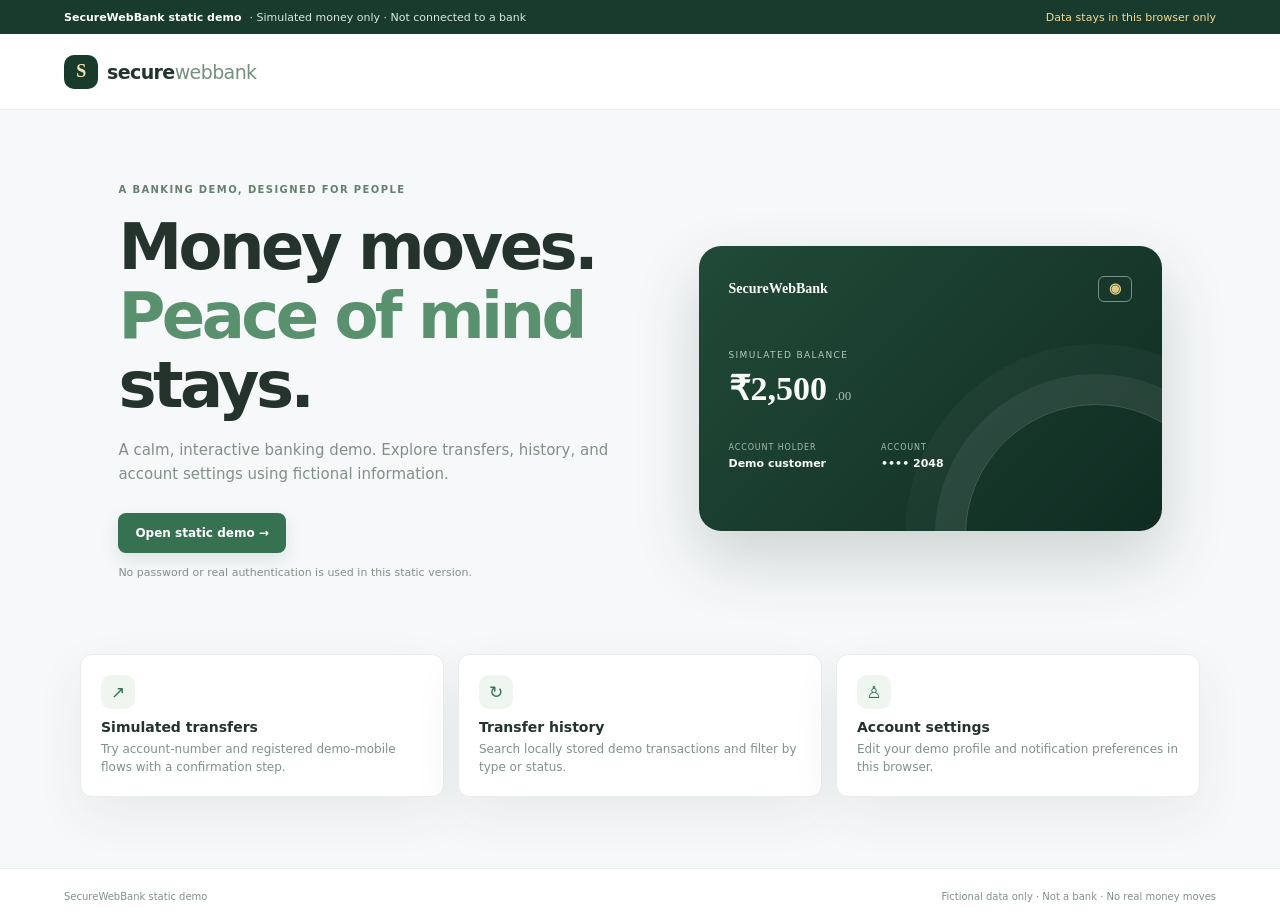
<file: index.html>
<!doctype html>
<html lang="en">
<head>
  <meta charset="utf-8">
  <meta name="viewport" content="width=device-width, initial-scale=1">
  <meta name="theme-color" content="#f7f8fa">
  <title>SecureWebBank · Static Demo</title>
  <style>
    :root{--ink:#24342d;--muted:#829087;--green:#367251;--deep:#183b2c;--line:#e9eeea;--soft:#f5f8f5;--white:#fff;--red:#aa5547;--gold:#d9b96e;--shadow:0 18px 50px #17392712}
    *{box-sizing:border-box}body{margin:0;background:#f7f8fa;color:var(--ink);font:14px 'DM Sans',Inter,system-ui,sans-serif}button,input,select{font:inherit}button{cursor:pointer}a{color:inherit;text-decoration:none}.notice{min-height:34px;padding:8px 5vw;background:#193b2d;color:#dce9df;font-size:11px;display:flex;align-items:center;gap:8px}.notice strong{color:#fff}.notice .warning{margin-left:auto;color:#f3d992}.topbar{height:76px;background:#fff;border-bottom:1px solid var(--line);padding:0 5vw;display:flex;align-items:center;gap:34px;position:sticky;top:0;z-index:4}.brand{font:800 19px Manrope,system-ui,sans-serif;letter-spacing:-.6px;display:flex;align-items:center;gap:9px;white-space:nowrap}.brand-mark{height:34px;width:34px;border-radius:10px;background:var(--deep);color:#f4e5b9;display:grid;place-items:center;font:800 18px Manrope}.brand-light{font-weight:500;color:#74907e}.nav{display:flex;gap:5px;align-items:center;flex:1}.nav button{border:0;background:transparent;color:#77877d;padding:11px 13px;border-radius:8px;font-size:12px}.nav button:hover,.nav button.active{background:#eff5ef;color:#2e6848}.user-head{margin-left:auto;display:flex;gap:10px;align-items:center}.avatar{width:34px;height:34px;border-radius:50%;background:#e6efe7;color:#477757;display:grid;place-items:center;font-weight:700}.user-name{font-size:12px;font-weight:700}.logout{border:1px solid #ebefeb;background:#fff;color:#728077;border-radius:8px;padding:8px 11px;font-size:11px}.wrap{width:min(1120px,92vw);margin:38px auto 60px;min-height:calc(100vh - 240px)}.eyebrow{color:#66806e;font-size:10px;font-weight:800;letter-spacing:.14em;text-transform:uppercase}.muted{color:var(--muted);line-height:1.6}.hero{display:grid;grid-template-columns:1fr .92fr;gap:6vw;align-items:center;min-height:480px;padding:20px 3vw}.hero h1{font:800 clamp(42px,5vw,68px)/1.08 Manrope,system-ui,sans-serif;letter-spacing:-.055em;margin:18px 0}.hero h1 em{font-style:normal;color:#59906d}.hero-copy p{font-size:15px;max-width:490px}.actions{display:flex;gap:12px;margin-top:27px;flex-wrap:wrap}.btn{border:0;border-radius:8px;background:var(--green);color:#fff;padding:13px 17px;font-weight:700;font-size:12px;box-shadow:0 7px 18px #36725125}.btn:hover{background:#2a6043}.btn.secondary{background:#eef4ef;color:#38694d;box-shadow:none}.btn.danger{background:#fff1ee;color:var(--red);box-shadow:none}.card-visual{background:linear-gradient(135deg,#214a38,#102c22);border-radius:22px;padding:30px;color:#f9fbf8;box-shadow:0 28px 65px #153b2b30;min-height:285px;position:relative;overflow:hidden}.card-visual:after{content:'';position:absolute;width:260px;height:260px;right:-65px;bottom:-135px;border:1px solid #ffffff30;border-radius:50%;box-shadow:0 0 0 30px #ffffff10,0 0 0 60px #ffffff08}.card-top,.balance-line,.card-bottom{display:flex;justify-content:space-between;align-items:center;position:relative;z-index:1}.card-top{font:700 14px Manrope}.chip{width:34px;height:26px;border:1px solid #ffffff70;border-radius:6px;display:grid;place-items:center;color:#e0c981}.card-label{margin-top:48px;color:#b7cbbd;font-size:9px;letter-spacing:.15em}.balance-line{justify-content:flex-start;align-items:baseline;gap:8px;margin:8px 0 35px;font:700 34px Manrope}.balance-line small{color:#adbfaf;font-size:13px;font-weight:500}.card-bottom{justify-content:flex-start;gap:55px}.card-bottom span{display:grid;gap:5px}.card-bottom small{font-size:8px;color:#a7bdac;letter-spacing:.11em}.card-bottom b{font-size:11px;font-weight:600}.features{display:grid;grid-template-columns:repeat(3,1fr);gap:14px;margin-top:26px}.feature,.panel,.stat{background:#fff;border:1px solid var(--line);border-radius:12px;box-shadow:var(--shadow)}.feature{padding:20px}.feature b{display:block;margin:10px 0 5px}.feature p{color:var(--muted);font-size:12px;line-height:1.5;margin:0}.feature-icon{width:34px;height:34px;display:grid;place-items:center;border-radius:10px;background:#eff5ef;color:var(--green);font-size:17px}.heading{display:flex;justify-content:space-between;align-items:flex-end;gap:20px;margin-bottom:22px}.heading h1{font:750 29px Manrope;margin:8px 0 4px;letter-spacing:-.04em}.heading p{margin:0;color:var(--muted);font-size:12px}.grid{display:grid;grid-template-columns:1.2fr .8fr;gap:16px}.stack{display:grid;gap:16px}.panel{padding:20px}.panel h2{font:700 16px Manrope;margin:0 0 5px}.panel-head{display:flex;justify-content:space-between;align-items:center;gap:15px;margin-bottom:17px}.panel-head p{font-size:11px;color:var(--muted);margin:0}.stats{display:grid;grid-template-columns:repeat(3,1fr);gap:12px;margin-bottom:16px}.stat{padding:17px}.stat small{display:block;color:var(--muted);font-size:10px}.stat strong{display:block;margin-top:8px;font:700 20px Manrope}.account-number{font:12px ui-monospace,Consolas,monospace;color:#53645a}.form{display:grid;gap:12px}.form label{display:grid;gap:6px;color:#506157;font-size:11px;font-weight:700}.form input,.form select{height:42px;border:1px solid #e1e8e2;border-radius:7px;padding:0 11px;color:var(--ink);background:#fff;outline:none}.form input:focus,.form select:focus{border-color:#73a086;box-shadow:0 0 0 3px #76a38a1a}.inline{display:grid;grid-template-columns:1fr 1fr;gap:12px}.tabs{display:flex;gap:5px;padding:4px;background:#f1f5f1;border-radius:9px;margin-bottom:17px}.tabs button{flex:1;border:0;border-radius:7px;background:transparent;padding:10px;color:#78867d;font-size:11px;font-weight:700}.tabs button.active{background:#fff;color:#285d47;box-shadow:0 2px 6px #193d2d12}.recipient{display:flex;justify-content:space-between;align-items:center;gap:10px;padding:12px;margin:8px 0;border:1px solid var(--line);border-radius:8px;background:#fafcf9}.recipient small{display:block;color:var(--muted);margin-top:3px}.badge{border-radius:15px;padding:5px 8px;background:#eef6ef;color:#437856;font-size:9px;font-weight:700}.toolbar{display:flex;gap:10px;align-items:end;margin:15px 0}.toolbar label{flex:1}.table-wrap{overflow:auto;border:1px solid var(--line);border-radius:9px}table{width:100%;border-collapse:collapse;min-width:740px;background:#fff}th,td{text-align:left;padding:12px;border-bottom:1px solid #eff2ef;font-size:10px}th{color:#7e8c83;font-size:9px;letter-spacing:.08em}td{color:#47574d}.mono{font-family:ui-monospace,Consolas,monospace}.status{font-size:9px;font-weight:700;color:var(--green)}.status.failed{color:var(--red)}.empty{padding:35px;text-align:center;color:var(--muted)}.notice-box{padding:12px 14px;background:#fff8e8;border:1px solid #f2e6c7;border-radius:8px;color:#826d3d;font-size:11px;line-height:1.5;margin:14px 0}.success-box{padding:12px 14px;background:#eef7ef;border:1px solid #e0eee0;border-radius:8px;color:#3c754d;font-size:12px;line-height:1.5;margin:12px 0}.hidden{display:none!important}.toggle{display:flex;justify-content:space-between;gap:12px;padding:13px 0;border-bottom:1px solid #eff2ef;font-size:12px}.toggle input{accent-color:var(--green)}.footer{border-top:1px solid var(--line);padding:22px 5vw;color:var(--muted);font-size:10px;display:flex;justify-content:space-between;gap:15px;background:#fff}.toast{position:fixed;right:20px;bottom:20px;padding:12px 16px;background:#173c2b;color:#fff;border-radius:9px;box-shadow:var(--shadow);z-index:10;font-size:12px}.dialog{position:fixed;inset:0;z-index:9;background:#14291f90;display:grid;place-items:center;padding:20px}.dialog-card{background:#fff;padding:24px;border-radius:13px;width:min(440px,100%);box-shadow:0 30px 80px #0003}.dialog-card h2{font:700 20px Manrope;margin-top:0}.confirm-row{display:flex;justify-content:space-between;border-bottom:1px solid var(--line);padding:9px 0;font-size:12px}.confirm-row b{text-align:right}
    @media(max-width:780px){.topbar{height:auto;min-height:68px;padding:12px 4vw;flex-wrap:wrap;gap:10px}.nav{order:3;flex-basis:100%;overflow:auto}.nav button{white-space:nowrap;padding:9px}.user-head{margin-left:auto}.wrap{margin-top:24px}.hero{grid-template-columns:1fr;gap:27px;padding:18px 0}.hero h1{font-size:48px}.card-visual{min-height:250px}.features,.stats{grid-template-columns:1fr}.grid{grid-template-columns:1fr}.heading{align-items:flex-start;flex-direction:column}.inline{grid-template-columns:1fr}.toolbar{align-items:stretch;flex-direction:column}.footer{flex-wrap:wrap}.notice{font-size:10px}.notice .warning{display:none}}
  </style>
</head>
<body>
  <div class="notice"><strong>SecureWebBank static demo</strong> · Simulated money only · Not connected to a bank <span class="warning">Data stays in this browser only</span></div>
  <header class="topbar">
    <a class="brand" href="#overview"><span class="brand-mark">S</span><span>secure<span class="brand-light">webbank</span></span></a>
    <nav id="nav" class="nav hidden" aria-label="Main navigation">
      <button data-page="overview" class="active">Overview</button><button data-page="transfer">Transfer</button><button data-page="history">Transfer history</button><button data-page="account">Personal account</button>
    </nav>
    <div id="user-head" class="user-head hidden"><span id="user-avatar" class="avatar">S</span><span id="user-name" class="user-name"></span><button id="logout" class="logout">Log out</button></div>
  </header>
  <main class="wrap">
    <section id="welcome">
      <div class="hero"><div class="hero-copy"><div class="eyebrow">A BANKING DEMO, DESIGNED FOR PEOPLE</div><h1>Money moves.<br><em>Peace of mind</em><br>stays.</h1><p class="muted">A calm, interactive banking demo. Explore transfers, history, and account settings using fictional information.</p><div class="actions"><button class="btn" id="start-demo">Open static demo <span>→</span></button><button class="btn secondary" id="continue-demo">Continue saved demo</button></div><p class="muted" style="font-size:11px">No password or real authentication is used in this static version.</p></div><div class="card-visual"><div class="card-top"><span>SecureWebBank</span><span class="chip">◉</span></div><div class="card-label">SIMULATED BALANCE</div><div class="balance-line">₹2,500<small>.00</small></div><div class="card-bottom"><span><small>ACCOUNT HOLDER</small><b>Demo customer</b></span><span><small>ACCOUNT</small><b>•••• 2048</b></span></div></div></div>
      <div class="features"><article class="feature"><span class="feature-icon">↗</span><b>Simulated transfers</b><p>Try account-number and registered demo-mobile flows with a confirmation step.</p></article><article class="feature"><span class="feature-icon">↻</span><b>Transfer history</b><p>Search locally stored demo transactions and filter by type or status.</p></article><article class="feature"><span class="feature-icon">♙</span><b>Account settings</b><p>Edit your demo profile and notification preferences in this browser.</p></article></div>
    </section>
    <section id="app" class="hidden">
      <section id="page-overview" class="page">
        <div class="heading"><div><div class="eyebrow">YOUR ACCOUNT, IN ONE PLACE</div><h1>Good to see you, <span id="greeting-name"></span>.</h1><p>Here’s your simulated account overview.</p></div><button class="btn" data-goto="transfer">Send money →</button></div>
        <div class="stats"><div class="stat"><small>AVAILABLE DEMO BALANCE</small><strong id="balance">₹0</strong></div><div class="stat"><small>DEMO ACCOUNT NUMBER</small><strong class="account-number" id="account-number"></strong></div><div class="stat"><small>LOCAL TRANSACTIONS</small><strong id="history-count">0</strong></div></div>
        <div class="grid"><section class="panel"><div class="panel-head"><div><h2>Recent activity</h2><p>Your latest browser-only demo records</p></div><button class="btn secondary" data-goto="history">View history</button></div><div id="recent-list"></div></section><section class="panel"><div class="panel-head"><div><h2>Quick money actions</h2><p>Simulated changes to this browser’s balance</p></div></div><form id="money-form" class="form"><label>Action<select name="kind"><option value="Deposit">Demo deposit</option><option value="Withdrawal">Demo withdrawal</option></select></label><label>Amount (₹)<input name="amount" type="number" min="1" step="0.01" required></label><label>Description<input name="description" maxlength="100" placeholder="Optional description"></label><button class="btn" type="submit">Record demo action</button></form></section></div>
      </section>
      <section id="page-transfer" class="page hidden">
        <div class="heading"><div><div class="eyebrow">MOVE MONEY SIMPLY</div><h1>Make a demo transfer</h1><p>Transfers change only your local browser demo balance; no other account is credited.</p></div><div class="badge" id="transfer-balance"></div></div>
        <div class="grid"><section class="panel"><div class="panel-head"><div><h2>Recipient details</h2><p>Confirm before recording the simulated transfer</p></div></div><div class="tabs"><button class="active" data-method="account">Account number</button><button data-method="mobile">Mobile number</button></div>
          <form id="transfer-form" class="form"><div id="account-fields"><div class="inline"><label>Receiver account number<input name="account" placeholder="SB-2048-1101" autocomplete="off"></label><label>Receiver name<input name="receiver" placeholder="Name on account" autocomplete="off"></label></div></div><div id="mobile-fields" class="hidden"><label>Registered demo mobile number<input name="mobile" placeholder="+919900000101" autocomplete="tel"></label><button class="btn secondary" type="button" id="verify-mobile">Verify demo recipient</button><div id="verified" class="success-box hidden"></div></div><label>Transfer amount (₹)<input name="amount" type="number" min="1" step="0.01" required></label><label>Description <span style="font-weight:400;color:var(--muted)">Optional</span><input name="description" maxlength="120" placeholder="What is this for?"></label><div id="transfer-message" aria-live="polite"></div><button class="btn" type="submit">Review transfer →</button></form>
        </section><aside class="panel"><div class="panel-head"><div><h2>Sample recipients</h2><p>Fictional static demo directory</p></div></div><div id="recipient-list"></div><div class="notice-box">This lookup list is bundled in the static page. It is not a verified bank directory.</div></aside></div>
      </section>
      <section id="page-history" class="page hidden">
        <div class="heading"><div><div class="eyebrow">YOUR ACCOUNT, IN MOTION</div><h1>Transfer history</h1><p>Search and filter transactions saved in this browser.</p></div></div>
        <section class="panel"><div class="toolbar form"><label>Search ID, name, or account<input id="history-search" placeholder="Search history"></label><div class="inline"><label>Type<select id="history-type"><option value="">All types</option><option>Transfer</option><option>Deposit</option><option>Withdrawal</option></select></label><label>Status<select id="history-status"><option value="">All statuses</option><option>Successful</option><option>Failed</option></select></label></div></div><div class="table-wrap"><table><thead><tr><th>TRANSACTION ID</th><th>SENDER</th><th>RECEIVER</th><th>AMOUNT</th><th>DATE &amp; TIME</th><th>STATUS</th><th>TYPE</th></tr></thead><tbody id="history-body"></tbody></table></div><div class="notice-box">No transactions are preloaded. Records you create stay in this browser only.</div></section>
      </section>
      <section id="page-account" class="page hidden">
        <div class="heading"><div><div class="eyebrow">PROFILE &amp; SETTINGS</div><h1>Personal account</h1><p>Manage the profile stored in this browser.</p></div><span class="badge">Static demo session</span></div>
        <div class="grid"><section class="panel"><div class="panel-head"><div><h2>Personal information</h2><p>Edit your local demo profile</p></div></div><form id="profile-form" class="form"><label>Full name<input name="name" maxlength="80" required></label><label>Email address<input name="email" type="email" required></label><label>Mobile number<input name="mobile" type="tel" maxlength="20"></label><button class="btn" type="submit">Save profile</button></form><div class="notice-box">Static demo authentication does not use or save passwords. Do not enter real personal or banking information.</div></section><section class="panel"><div class="panel-head"><div><h2>Account &amp; security</h2><p>Browser-only settings</p></div></div><p class="muted">Account number: <strong id="account-number-copy"></strong></p><p class="muted">Available balance: <strong id="account-balance"></strong></p><p class="toggle"><span>Email notifications</span><input type="checkbox" data-pref="email"></p><p class="toggle"><span>Transfer notifications</span><input type="checkbox" data-pref="transfer"></p><p class="toggle"><span>Security notifications</span><input type="checkbox" data-pref="security"></p><div class="notice-box">Password changes and secure session management require a backend; they are not provided by this static demo.</div></section></div>
      </section>
    </section>
  </main>
  <footer class="footer"><span>SecureWebBank static demo</span><span>Fictional data only · Not a bank · No real money moves</span></footer>
  <div id="toast" class="toast hidden" role="status" aria-live="polite"></div>
  <div id="dialog" class="dialog hidden" role="dialog" aria-modal="true" aria-labelledby="dialog-title"><div class="dialog-card"><h2 id="dialog-title">Confirm simulated transfer</h2><div id="confirm-details"></div><div class="actions"><button id="cancel-transfer" class="btn secondary">Go back</button><button id="confirm-transfer" class="btn">Confirm demo transfer</button></div><div class="notice-box">This records a simulated transaction in this browser only.</div></div></div>
  <script>
    const KEY='securewebbank-static-demo-v1';
    const RECIPIENTS=[
      {name:'Ava Bennett',account:'SB-2048-1101',mobile:'+919900000101'},
      {name:'Noah Williams',account:'SB-2048-1102',mobile:'+919900000102'},
      {name:'Mia Chen',account:'SB-2048-1103',mobile:'+919900000103'}
    ];
    const fresh=()=>({profile:null,balance:250000,account:'SB-2048-'+String(Math.floor(1000+Math.random()*9000)),transactions:[],prefs:{email:true,transfer:true,security:true}});
    let state; try{state=JSON.parse(localStorage.getItem(KEY))||fresh()}catch{state=fresh()}
    let method='account',verified=null,pending=null;
    const $=s=>document.querySelector(s), $$=s=>[...document.querySelectorAll(s)];
    const esc=s=>String(s??'').replace(/[&<>"']/g,c=>({'&':'&amp;','<':'&lt;','>':'&gt;','"':'&quot;',"'":'&#39;'}[c]));
    const money=cents=>'₹'+(cents/100).toLocaleString('en-IN',{minimumFractionDigits:2,maximumFractionDigits:2});
    const save=()=>localStorage.setItem(KEY,JSON.stringify(state));
    const toast=m=>{const t=$('#toast');t.textContent=m;t.classList.remove('hidden');setTimeout(()=>t.classList.add('hidden'),2800)};
    const today=()=>new Date().toISOString();
    const tx=(type,amount,sender,sa,receiver,ra,status='Successful',description='')=>({id:'SWB-'+Date.now().toString(36).toUpperCase()+'-'+Math.random().toString(36).slice(2,6).toUpperCase(),type,amount,sender,sa,receiver,ra,status,description,created:today()});
    const session=()=>sessionStorage.getItem('swb-static-session')==='1';
    function start(){if(!state.profile){const name=prompt('Enter a fictional name for this browser-only demo:');if(!name||!name.trim())return;state.profile={name:name.trim().slice(0,80),email:'',mobile:''};save()}sessionStorage.setItem('swb-static-session','1');render()}
    function render(){const active=!!state.profile&&session();$('#welcome').classList.toggle('hidden',active);$('#app').classList.toggle('hidden',!active);$('#nav').classList.toggle('hidden',!active);$('#user-head').classList.toggle('hidden',!active);if(!active){$('#continue-demo').classList.toggle('hidden',!state.profile);if(state.profile)$('#continue-demo').textContent='Continue as '+state.profile.name;return}
      $('#user-name').textContent=state.profile.name;$('#user-avatar').textContent=(state.profile.name[0]||'S').toUpperCase();$('#greeting-name').textContent=state.profile.name.split(' ')[0];$('#balance').textContent=money(state.balance);$('#account-number').textContent=state.account;$('#account-number-copy').textContent=state.account;$('#account-balance').textContent=money(state.balance);$('#history-count').textContent=state.transactions.length;$('#transfer-balance').textContent='Available '+money(state.balance);$('#profile-form [name=name]').value=state.profile.name;$('#profile-form [name=email]').value=state.profile.email||'';$('#profile-form [name=mobile]').value=state.profile.mobile||'';$$('[data-pref]').forEach(x=>x.checked=!!state.prefs[x.dataset.pref]);renderRecent();renderHistory();renderRecipients();}
    function go(page){$$('.page').forEach(p=>p.classList.add('hidden'));$('#page-'+page).classList.remove('hidden');$$('.nav button').forEach(b=>b.classList.toggle('active',b.dataset.page===page));if(page==='history')renderHistory();window.scrollTo({top:0,behavior:'smooth'})}
    function renderRecipients(){$('#recipient-list').innerHTML=RECIPIENTS.map(r=>`<div class="recipient"><span><strong>${esc(r.name)}</strong><small>${esc(r.account)} · ${esc(r.mobile)}</small></span><span class="badge">Sample</span></div>`).join('')}
    function renderRecent(){const rows=state.transactions.slice(0,4);$('#recent-list').innerHTML=rows.length?rows.map(t=>`<div class="recipient"><span><strong>${esc(t.type)} · ${esc(t.receiver)}</strong><small>${esc(t.id)} · ${new Date(t.created).toLocaleString()}</small></span><b>${t.type==='Withdrawal'||(t.type==='Transfer'&&t.sender===state.profile.name)?'−':'+'}${money(t.amount)}</b></div>`).join(''):'<div class="empty">No activity yet. Your demo records will appear here.</div>'}
    function renderHistory(){const q=($('#history-search')?.value||'').toLowerCase(),type=$('#history-type')?.value||'',status=$('#history-status')?.value||'';const list=state.transactions.filter(t=>(!type||t.type===type)&&(!status||t.status===status)&&(!q||[t.id,t.sender,t.sa,t.receiver,t.ra,t.description].join(' ').toLowerCase().includes(q)));$('#history-body').innerHTML=list.length?list.map(t=>`<tr><td class="mono">${esc(t.id)}</td><td>${esc(t.sender)}<br><span class="muted">${esc(t.sa)}</span></td><td>${esc(t.receiver)}<br><span class="muted">${esc(t.ra)}</span></td><td>${money(t.amount)}</td><td>${new Date(t.created).toLocaleString()}</td><td><span class="status ${t.status==='Failed'?'failed':''}">${esc(t.status)}</span></td><td>${esc(t.type)}</td></tr>`).join(''):'<tr><td colspan="7"><div class="empty">No matching transfer history.</div></td></tr>'}
    function setMethod(m){method=m;verified=null;$('#account-fields').classList.toggle('hidden',m!=='account');$('#mobile-fields').classList.toggle('hidden',m!=='mobile');$('#verified').classList.add('hidden');$$('[data-method]').forEach(b=>b.classList.toggle('active',b.dataset.method===m));$('#transfer-message').textContent=''}
    function findRecipient(){if(method==='account'){const acc=$('#transfer-form [name=account]').value.trim().toUpperCase(),name=$('#transfer-form [name=receiver]').value.trim().toLowerCase();return RECIPIENTS.find(r=>r.account.toUpperCase()===acc&&r.name.toLowerCase()===name)||null}const raw=$('#transfer-form [name=mobile]').value.trim().replace(/[\s()-]/g,''),digits=raw.startsWith('+')?raw:'+'+raw;return /^\+[1-9]\d{7,14}$/.test(digits)?RECIPIENTS.find(r=>r.mobile===digits)||null:null}
    function prepare(e){e.preventDefault();const r=findRecipient(),amount=Math.round(Number(new FormData(e.target).get('amount'))*100),msg=$('#transfer-message');if(!r){msg.className='notice-box';msg.textContent=method==='mobile'?'No matching registered demo mobile. Verify a sample mobile from the list.':'Account number and account holder name did not match a sample recipient.';return}if(!Number.isFinite(amount)||amount<=0){msg.className='notice-box';msg.textContent='Enter an amount greater than zero.';return}if(r.account===state.account){msg.className='notice-box';msg.textContent='Choose a different recipient account.';return}pending={recipient:r,amount,description:new FormData(e.target).get('description').trim()};$('#confirm-details').innerHTML=`<div class="confirm-row"><span>To</span><b>${esc(r.name)}</b></div><div class="confirm-row"><span>Account</span><b>${esc(r.account)}</b></div><div class="confirm-row"><span>Amount</span><b>${money(amount)}</b></div><div class="confirm-row"><span>Description</span><b>${esc(pending.description||'—')}</b></div><div class="confirm-row"><span>Balance after</span><b>${money(state.balance-amount)}</b></div>`;$('#dialog').classList.remove('hidden')}
    function complete(){if(!pending)return;let t;if(pending.amount>state.balance){t=tx('Transfer',pending.amount,state.profile.name,state.account,pending.recipient.name,pending.recipient.account,'Failed',pending.description);state.transactions.unshift(t);save();$('#dialog').classList.add('hidden');pending=null;render();toast('Transfer failed: insufficient demo balance.');return}state.balance-=pending.amount;t=tx('Transfer',pending.amount,state.profile.name,state.account,pending.recipient.name,pending.recipient.account,'Successful',pending.description);state.transactions.unshift(t);save();$('#dialog').classList.add('hidden');pending=null;$('#transfer-form').reset();setMethod('account');render();toast('Simulated transfer recorded successfully.')}
    $('#start-demo').addEventListener('click',start);$('#continue-demo').addEventListener('click',()=>{sessionStorage.setItem('swb-static-session','1');render()});$('#logout').addEventListener('click',()=>{if(confirm('Log out of this browser-only demo?')){sessionStorage.removeItem('swb-static-session');render()}});$$('[data-page]').forEach(b=>b.addEventListener('click',()=>go(b.dataset.page)));$$('[data-goto]').forEach(b=>b.addEventListener('click',()=>go(b.dataset.goto)));$$('[data-method]').forEach(b=>b.addEventListener('click',()=>setMethod(b.dataset.method)));$('#verify-mobile').addEventListener('click',()=>{const r=findRecipient();verified=r;$('#verified').classList.remove('hidden');$('#verified').textContent=r?`Verified demo recipient: ${r.name} · ${r.account}`:'No match in the sample demo directory.'});$('#transfer-form').addEventListener('submit',prepare);$('#confirm-transfer').addEventListener('click',complete);$('#cancel-transfer').addEventListener('click',()=>$('#dialog').classList.add('hidden'));$('#dialog').addEventListener('click',e=>{if(e.target.id==='dialog')$('#dialog').classList.add('hidden')});$('#history-search').addEventListener('input',renderHistory);$('#history-type').addEventListener('change',renderHistory);$('#history-status').addEventListener('change',renderHistory);
    $('#money-form').addEventListener('submit',e=>{e.preventDefault();const f=new FormData(e.target),amount=Math.round(Number(f.get('amount'))*100),kind=f.get('kind');if(!Number.isFinite(amount)||amount<=0)return toast('Enter a valid amount.');if(kind==='Withdrawal'&&amount>state.balance){state.transactions.unshift(tx(kind,amount,state.profile.name,state.account,'Cash withdrawal','—','Failed',f.get('description')));save();render();return toast('Withdrawal failed: insufficient demo balance.')}state.balance+=kind==='Deposit'?amount:-amount;state.transactions.unshift(tx(kind,amount,kind==='Deposit'?'Demo deposit service':state.profile.name,kind==='Deposit'?'—':state.account,state.profile.name,kind==='Deposit'?state.account:'—','Successful',f.get('description')));save();e.target.reset();render();toast('Demo balance updated.')});
    $('#profile-form').addEventListener('submit',e=>{e.preventDefault();const f=new FormData(e.target);state.profile={...state.profile,name:f.get('name').trim(),email:f.get('email').trim(),mobile:f.get('mobile').trim()};save();render();toast('Demo profile saved in this browser.')});$$('[data-pref]').forEach(x=>x.addEventListener('change',()=>{state.prefs[x.dataset.pref]=x.checked;save();toast('Browser-only preference saved.')}));render();
  </script>
</body>
</html>
</file>
